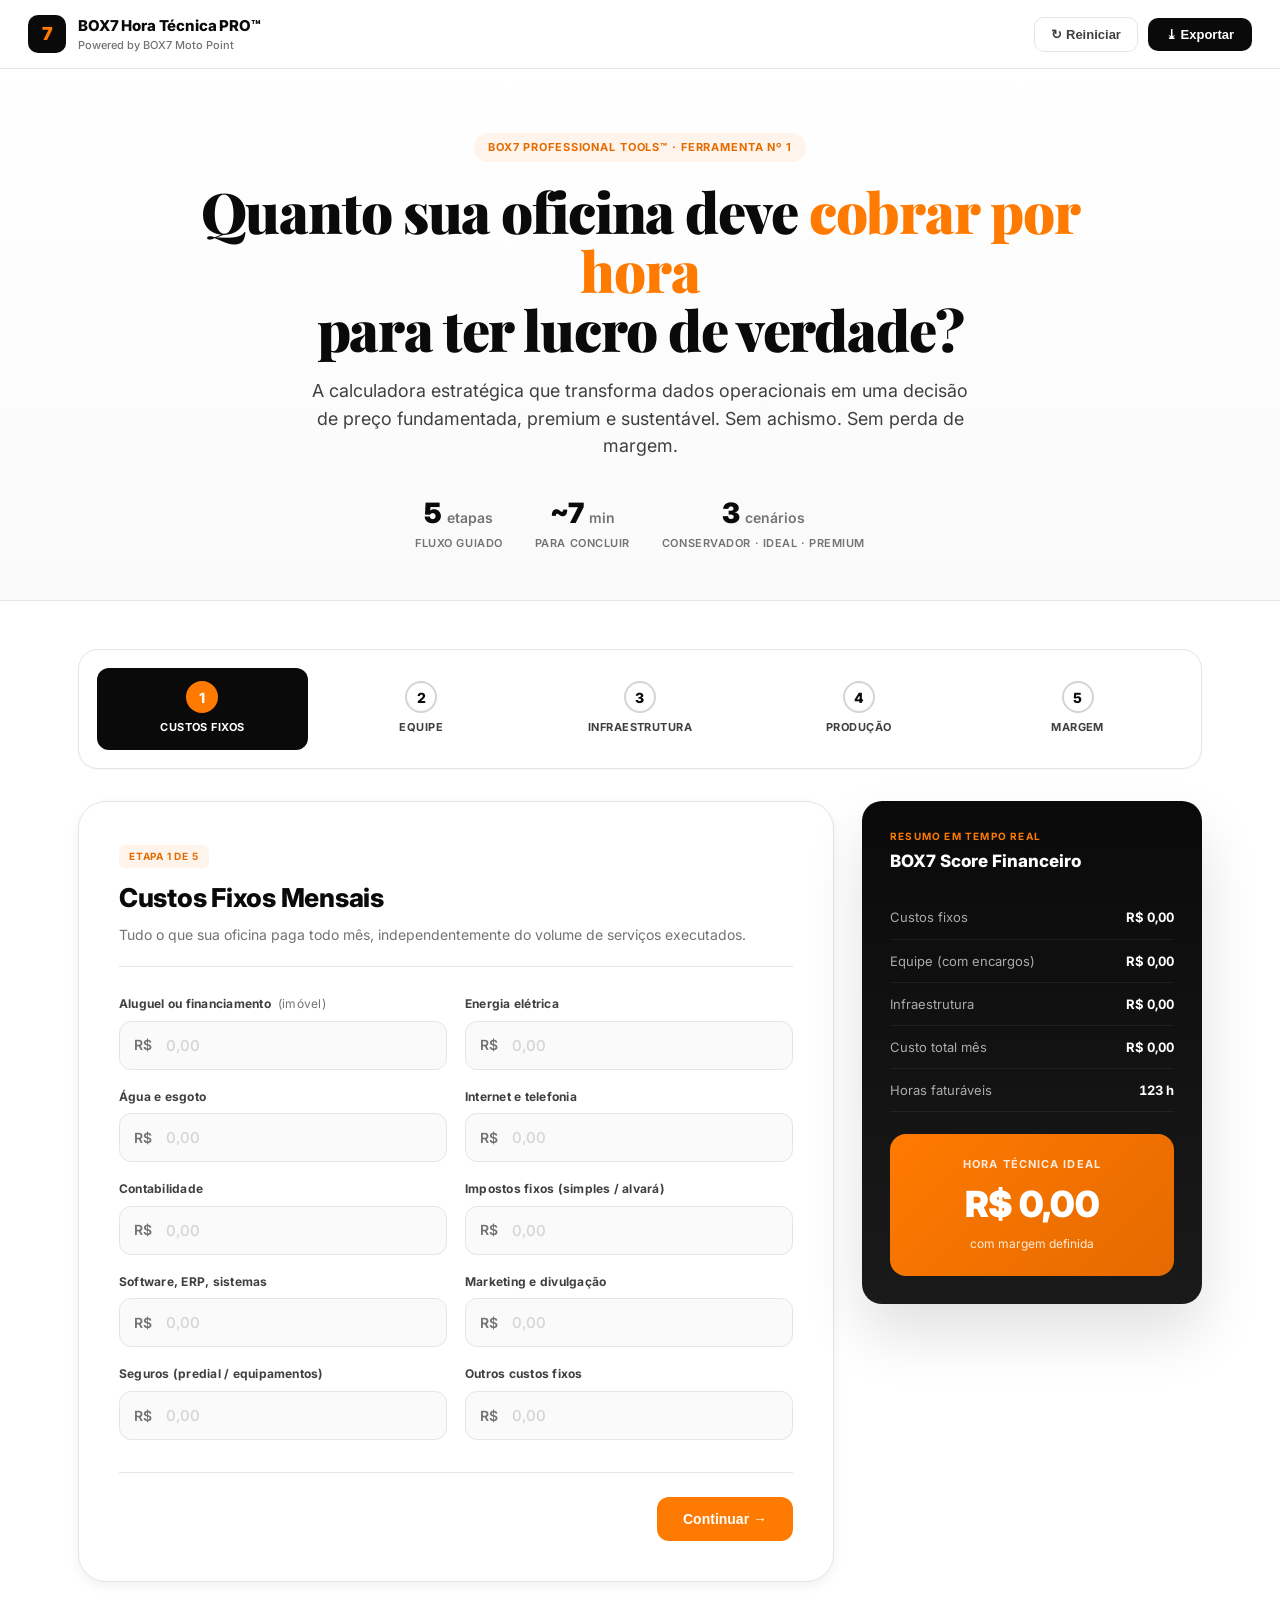
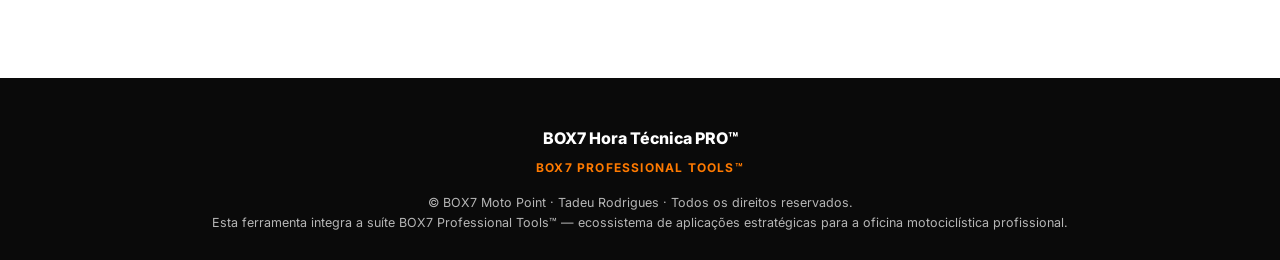
<file: hora-tecnica.html>
<!DOCTYPE html>
<html lang="pt-BR">
<head>
<meta charset="UTF-8">
<meta name="viewport" content="width=device-width, initial-scale=1.0">
<title>BOX7 Hora Técnica PRO™ — Powered by BOX7 Moto Point</title>
<meta name="description" content="Descubra exatamente quanto sua oficina deve cobrar por hora para obter lucro sustentável.">
<link rel="icon" href="data:image/svg+xml,%3Csvg xmlns='http://www.w3.org/2000/svg' viewBox='0 0 100 100'%3E%3Crect width='100' height='100' rx='20' fill='%23111'/%3E%3Ctext x='50' y='62' font-family='Inter,sans-serif' font-size='40' font-weight='900' fill='%23FF7A00' text-anchor='middle'%3E7%3C/text%3E%3C/svg%3E">

<link rel="preconnect" href="https://fonts.googleapis.com">
<link rel="preconnect" href="https://fonts.gstatic.com" crossorigin>
<link href="https://fonts.googleapis.com/css2?family=Inter:wght@300;400;500;600;700;800;900&family=Playfair+Display:wght@700;900&display=swap" rel="stylesheet">

<style>
:root {
  --black: #0A0A0A;
  --black-soft: #1A1A1A;
  --orange: #FF7A00;
  --orange-dark: #E56A00;
  --orange-light: #FFA94D;
  --orange-bg: #FFF4EC;
  --grey-50: #FAFAFA;
  --grey-100: #F4F4F4;
  --grey-200: #E5E5E5;
  --grey-300: #D4D4D4;
  --grey-500: #737373;
  --grey-700: #404040;
  --grey-900: #1F1F1F;
  --white: #FFFFFF;
  --red: #DC2626;
  --yellow: #EAB308;
  --green: #16A34A;
  --shadow-sm: 0 1px 2px rgba(0,0,0,0.04);
  --shadow-md: 0 4px 12px rgba(0,0,0,0.06);
  --shadow-lg: 0 20px 40px rgba(0,0,0,0.08);
  --shadow-xl: 0 30px 60px rgba(0,0,0,0.12);
  --radius-sm: 8px;
  --radius-md: 12px;
  --radius-lg: 20px;
  --radius-xl: 28px;
}
* { box-sizing: border-box; margin: 0; padding: 0; }
html { scroll-behavior: smooth; }
body {
  font-family: 'Inter', -apple-system, BlinkMacSystemFont, sans-serif;
  background: var(--white);
  color: var(--black);
  -webkit-font-smoothing: antialiased;
  line-height: 1.55;
  min-height: 100vh;
}
.serif { font-family: 'Playfair Display', Georgia, serif; }

/* TOP BAR */
.topbar {
  position: sticky; top: 0; z-index: 100;
  background: rgba(255,255,255,0.92);
  backdrop-filter: saturate(180%) blur(20px);
  -webkit-backdrop-filter: saturate(180%) blur(20px);
  border-bottom: 1px solid var(--grey-200);
}
.topbar-inner {
  max-width: 1280px; margin: 0 auto;
  padding: 14px 28px;
  display: flex; align-items: center; justify-content: space-between;
}
.brand { display: flex; align-items: center; gap: 12px; }
.brand-logo {
  width: 38px; height: 38px; border-radius: 10px;
  background: var(--black); color: var(--orange);
  display: flex; align-items: center; justify-content: center;
  font-weight: 900; font-size: 18px;
}
.brand-text { font-weight: 800; font-size: 15px; letter-spacing: -0.01em; }
.brand-sub { font-size: 11px; color: var(--grey-500); font-weight: 500; }
.topbar-actions { display: flex; gap: 10px; align-items: center; }
.btn-ghost {
  background: transparent; border: 1px solid var(--grey-200);
  padding: 9px 16px; border-radius: 10px; font-size: 13px; font-weight: 600;
  color: var(--grey-700); cursor: pointer; transition: all 0.2s;
}
.btn-ghost:hover { background: var(--grey-50); border-color: var(--grey-300); }
.btn-primary {
  background: var(--black); color: var(--white);
  padding: 9px 18px; border-radius: 10px; font-size: 13px; font-weight: 600;
  cursor: pointer; border: none; transition: all 0.2s;
}
.btn-primary:hover { background: var(--orange); transform: translateY(-1px); }

/* HERO */
.hero {
  background: linear-gradient(180deg, var(--white) 0%, var(--grey-50) 100%);
  padding: 64px 28px 48px;
  text-align: center;
  border-bottom: 1px solid var(--grey-200);
}
.eyebrow {
  display: inline-block; padding: 6px 14px; border-radius: 999px;
  background: var(--orange-bg); color: var(--orange-dark);
  font-size: 11px; font-weight: 700; letter-spacing: 0.08em; text-transform: uppercase;
  margin-bottom: 20px;
}
.hero h1 {
  font-family: 'Playfair Display', serif;
  font-size: clamp(34px, 5vw, 56px);
  font-weight: 900; line-height: 1.05;
  letter-spacing: -0.02em; max-width: 880px; margin: 0 auto 18px;
  color: var(--black);
}
.hero h1 .accent { color: var(--orange); }
.hero p.sub {
  font-size: clamp(16px, 1.4vw, 19px); color: var(--grey-700);
  max-width: 680px; margin: 0 auto 32px; font-weight: 400;
}
.hero-stats {
  display: flex; gap: 32px; justify-content: center; flex-wrap: wrap;
  margin-top: 28px;
}
.hero-stat { text-align: center; }
.hero-stat-val { font-size: 28px; font-weight: 900; color: var(--black); }
.hero-stat-val .u { font-size: 14px; color: var(--grey-500); font-weight: 600; }
.hero-stat-lab { font-size: 11px; color: var(--grey-500); letter-spacing: 0.05em; text-transform: uppercase; font-weight: 600; }

/* CONTAINER */
.container { max-width: 1180px; margin: 0 auto; padding: 0 28px; }

/* STEPPER */
.stepper {
  background: var(--white);
  border: 1px solid var(--grey-200);
  border-radius: var(--radius-lg);
  padding: 18px; margin: 48px auto 28px;
  display: grid; grid-template-columns: repeat(5, 1fr); gap: 8px;
  box-shadow: var(--shadow-sm);
}
.step {
  display: flex; flex-direction: column; align-items: center;
  padding: 12px 8px; border-radius: 12px; cursor: pointer;
  transition: all 0.25s ease;
  border: 1px solid transparent;
}
.step:hover { background: var(--grey-50); }
.step.active { background: var(--black); color: var(--white); }
.step.complete .step-num { background: var(--green); color: var(--white); border-color: var(--green); }
.step-num {
  width: 32px; height: 32px; border-radius: 50%;
  background: var(--white); border: 2px solid var(--grey-300);
  display: flex; align-items: center; justify-content: center;
  font-weight: 800; font-size: 14px; margin-bottom: 6px;
  transition: all 0.2s;
}
.step.active .step-num { background: var(--orange); border-color: var(--orange); color: var(--white); }
.step-label { font-size: 11px; font-weight: 700; letter-spacing: 0.04em; text-transform: uppercase; }
.step.active .step-label { color: var(--white); }
.step:not(.active) .step-label { color: var(--grey-700); }

/* CARD STEP */
.step-card {
  background: var(--white); border: 1px solid var(--grey-200);
  border-radius: var(--radius-xl); padding: 40px;
  box-shadow: var(--shadow-md); margin-bottom: 32px;
  display: none;
}
.step-card.active { display: block; animation: fadeIn 0.35s ease; }
@keyframes fadeIn { from { opacity: 0; transform: translateY(8px); } to { opacity: 1; transform: translateY(0); } }

.card-head { margin-bottom: 28px; padding-bottom: 20px; border-bottom: 1px solid var(--grey-200); }
.card-tag { display: inline-block; padding: 4px 10px; border-radius: 6px; background: var(--orange-bg); color: var(--orange-dark); font-size: 10px; font-weight: 700; letter-spacing: 0.08em; text-transform: uppercase; margin-bottom: 10px; }
.card-title { font-size: 26px; font-weight: 800; letter-spacing: -0.01em; color: var(--black); margin-bottom: 6px; }
.card-desc { font-size: 14px; color: var(--grey-500); }

.field-grid { display: grid; grid-template-columns: repeat(2, 1fr); gap: 18px; }
.field-grid.full { grid-template-columns: 1fr; }
.field { display: flex; flex-direction: column; }
.field label {
  font-size: 12px; font-weight: 700; color: var(--grey-700);
  margin-bottom: 7px; letter-spacing: 0.02em;
}
.field label .hint { font-weight: 400; color: var(--grey-500); margin-left: 4px; }
.field-wrap {
  position: relative; display: flex; align-items: center;
  background: var(--grey-50); border: 1.5px solid var(--grey-200);
  border-radius: 12px; transition: all 0.2s;
}
.field-wrap:focus-within { border-color: var(--orange); background: var(--white); box-shadow: 0 0 0 4px rgba(255,122,0,0.08); }
.field-wrap .prefix, .field-wrap .suffix {
  padding: 0 14px; font-size: 14px; font-weight: 600; color: var(--grey-500);
}
.field input {
  flex: 1; border: none; background: transparent;
  padding: 14px 14px 14px 4px;
  font-size: 15px; font-weight: 600; color: var(--black);
  font-family: inherit; outline: none;
}
.field input::placeholder { color: var(--grey-300); font-weight: 500; }
.field-wrap .prefix + input { padding-left: 0; }

/* SUBSECTION */
.subhead { margin-top: 28px; margin-bottom: 14px; }
.subhead-title { font-size: 14px; font-weight: 800; letter-spacing: 0.06em; text-transform: uppercase; color: var(--grey-700); display: flex; align-items: center; gap: 8px; }
.subhead-title::before { content: ''; width: 18px; height: 2px; background: var(--orange); border-radius: 2px; }

/* NAV */
.step-nav { display: flex; justify-content: space-between; margin-top: 32px; padding-top: 24px; border-top: 1px solid var(--grey-200); }
.btn-next {
  background: var(--orange); color: var(--white);
  padding: 14px 26px; border-radius: 12px;
  font-size: 14px; font-weight: 700; border: none; cursor: pointer;
  display: flex; align-items: center; gap: 10px;
  transition: all 0.2s;
}
.btn-next:hover { background: var(--orange-dark); transform: translateY(-1px); box-shadow: var(--shadow-md); }
.btn-back {
  background: var(--white); color: var(--grey-700);
  padding: 14px 22px; border-radius: 12px;
  font-size: 14px; font-weight: 600; border: 1.5px solid var(--grey-200); cursor: pointer;
}
.btn-back:hover { background: var(--grey-50); }

/* SUMMARY (LATERAL) */
.layout {
  display: grid; grid-template-columns: 1fr 340px; gap: 28px;
  align-items: flex-start; margin-top: 32px;
}
.sticky-summary { position: sticky; top: 88px; }
.summary-card {
  background: linear-gradient(180deg, var(--black) 0%, var(--black-soft) 100%);
  color: var(--white); border-radius: var(--radius-lg);
  padding: 28px; box-shadow: var(--shadow-xl);
}
.summary-tag { font-size: 10px; font-weight: 700; letter-spacing: 0.12em; text-transform: uppercase; color: var(--orange); }
.summary-title { font-size: 17px; font-weight: 800; margin-top: 4px; margin-bottom: 22px; }
.summary-row {
  display: flex; justify-content: space-between; align-items: center;
  padding: 11px 0; border-bottom: 1px solid rgba(255,255,255,0.06);
  font-size: 13px;
}
.summary-row .l { color: rgba(255,255,255,0.65); }
.summary-row .v { font-weight: 700; color: var(--white); font-variant-numeric: tabular-nums; }
.summary-hero {
  margin-top: 22px; padding: 22px; border-radius: 16px;
  background: linear-gradient(135deg, var(--orange) 0%, var(--orange-dark) 100%);
  text-align: center;
}
.summary-hero-lab { font-size: 11px; font-weight: 700; letter-spacing: 0.1em; text-transform: uppercase; color: rgba(255,255,255,0.85); }
.summary-hero-val { font-size: 36px; font-weight: 900; margin-top: 4px; letter-spacing: -0.02em; }
.summary-hero-sub { font-size: 12px; opacity: 0.85; margin-top: 2px; }

/* RESULT (STEP 6) */
.result-hero {
  background: linear-gradient(135deg, var(--black) 0%, var(--black-soft) 100%);
  color: var(--white); border-radius: var(--radius-xl);
  padding: 56px 44px; text-align: center; margin-bottom: 28px;
  position: relative; overflow: hidden;
}
.result-hero::before {
  content: ''; position: absolute; top: -50%; right: -20%;
  width: 600px; height: 600px;
  background: radial-gradient(circle, rgba(255,122,0,0.15) 0%, transparent 60%);
}
.result-hero-lab { font-size: 11px; font-weight: 700; letter-spacing: 0.14em; text-transform: uppercase; color: var(--orange); position: relative; }
.result-hero-val {
  font-family: 'Playfair Display', serif;
  font-size: clamp(56px, 8vw, 92px); font-weight: 900;
  margin: 14px 0 8px; letter-spacing: -0.03em;
  background: linear-gradient(135deg, var(--white) 0%, var(--orange-light) 100%);
  -webkit-background-clip: text; -webkit-text-fill-color: transparent;
  background-clip: text;
  position: relative;
}
.result-hero-sub { font-size: 15px; color: rgba(255,255,255,0.75); position: relative; }

.kpi-grid {
  display: grid; grid-template-columns: repeat(4, 1fr); gap: 16px;
  margin-bottom: 32px;
}
.kpi {
  background: var(--white); border: 1px solid var(--grey-200);
  border-radius: var(--radius-md); padding: 22px;
}
.kpi-lab { font-size: 10px; font-weight: 700; letter-spacing: 0.1em; text-transform: uppercase; color: var(--grey-500); margin-bottom: 8px; }
.kpi-val { font-size: 24px; font-weight: 800; color: var(--black); letter-spacing: -0.01em; }
.kpi-val .u { font-size: 12px; color: var(--grey-500); font-weight: 600; }
.kpi-delta { font-size: 11px; color: var(--green); font-weight: 700; margin-top: 4px; }
.kpi-delta.warn { color: var(--yellow); }
.kpi-delta.bad { color: var(--red); }

.analysis-card {
  background: var(--white); border: 1px solid var(--grey-200);
  border-radius: var(--radius-lg); padding: 36px; margin-bottom: 28px;
}
.analysis-head { display: flex; align-items: center; gap: 14px; margin-bottom: 24px; }
.analysis-icon {
  width: 48px; height: 48px; border-radius: 12px;
  background: var(--orange-bg); display: flex; align-items: center; justify-content: center;
  font-size: 22px;
}
.analysis-title { font-size: 22px; font-weight: 800; }
.analysis-sub { font-size: 13px; color: var(--grey-500); }

.insight {
  display: grid; grid-template-columns: 50px 1fr; gap: 14px;
  padding: 18px 0; border-bottom: 1px solid var(--grey-100);
}
.insight:last-child { border-bottom: none; }
.insight-num {
  width: 36px; height: 36px; border-radius: 50%;
  background: var(--orange); color: var(--white);
  font-weight: 800; font-size: 15px;
  display: flex; align-items: center; justify-content: center;
}
.insight-body h4 { font-size: 15px; font-weight: 800; margin-bottom: 4px; color: var(--black); }
.insight-body p { font-size: 13.5px; color: var(--grey-700); line-height: 1.6; }

.scenarios-grid {
  display: grid; grid-template-columns: repeat(3, 1fr); gap: 16px;
}
.scenario {
  background: var(--white); border: 1px solid var(--grey-200);
  border-radius: var(--radius-lg); padding: 24px;
  position: relative;
}
.scenario.recommended { border: 2px solid var(--orange); box-shadow: var(--shadow-md); }
.scenario.recommended::before {
  content: 'RECOMENDADO'; position: absolute; top: -10px; left: 50%; transform: translateX(-50%);
  background: var(--orange); color: var(--white);
  padding: 4px 12px; border-radius: 999px;
  font-size: 9.5px; font-weight: 800; letter-spacing: 0.1em;
}
.scenario-lab { font-size: 11px; font-weight: 700; letter-spacing: 0.08em; text-transform: uppercase; color: var(--grey-500); }
.scenario-val { font-size: 32px; font-weight: 900; margin: 8px 0; letter-spacing: -0.02em; color: var(--black); }
.scenario-margin { font-size: 12px; color: var(--grey-700); font-weight: 600; }
.scenario-desc { font-size: 12.5px; color: var(--grey-500); margin-top: 10px; line-height: 1.5; }

.actions-row { display: flex; gap: 12px; margin-top: 28px; flex-wrap: wrap; justify-content: center; }
.btn-action {
  padding: 14px 22px; border-radius: 12px; font-size: 13px; font-weight: 700;
  cursor: pointer; border: none; display: inline-flex; align-items: center; gap: 8px;
  transition: all 0.2s;
}
.btn-action.dark { background: var(--black); color: var(--white); }
.btn-action.dark:hover { background: var(--orange); }
.btn-action.outline { background: var(--white); color: var(--black); border: 1.5px solid var(--grey-200); }
.btn-action.outline:hover { border-color: var(--black); }

/* FOOTER */
.footer {
  background: var(--black); color: rgba(255,255,255,0.7);
  padding: 48px 28px 28px; margin-top: 64px;
}
.footer-inner { max-width: 1180px; margin: 0 auto; text-align: center; }
.footer-brand { color: var(--white); font-weight: 800; font-size: 16px; margin-bottom: 8px; }
.footer-tag { font-size: 12px; color: var(--orange); letter-spacing: 0.1em; text-transform: uppercase; font-weight: 700; }
.footer-text { font-size: 12.5px; margin-top: 16px; }

/* RESPONSIVE */
@media (max-width: 980px) {
  .layout { grid-template-columns: 1fr; }
  .sticky-summary { position: static; }
  .field-grid { grid-template-columns: 1fr; }
  .kpi-grid { grid-template-columns: repeat(2, 1fr); }
  .scenarios-grid { grid-template-columns: 1fr; }
  .stepper { grid-template-columns: repeat(5, 1fr); gap: 4px; padding: 12px; }
  .step-label { font-size: 9px; }
  .step-card { padding: 24px; }
}
@media print {
  .topbar, .footer, .step-nav, .stepper, .actions-row { display: none !important; }
  .step-card { box-shadow: none; border: none; display: block !important; page-break-after: always; }
}
</style>
</head>
<body>

<!-- TOP BAR -->
<div class="topbar">
  <div class="topbar-inner">
    <div class="brand">
      <div class="brand-logo">7</div>
      <div>
        <div class="brand-text">BOX7 Hora Técnica PRO™</div>
        <div class="brand-sub">Powered by BOX7 Moto Point</div>
      </div>
    </div>
    <div class="topbar-actions">
      <button class="btn-ghost" onclick="resetAll()">↻ Reiniciar</button>
      <button class="btn-primary" onclick="window.print()">⤓ Exportar</button>
    </div>
  </div>
</div>

<!-- HERO -->
<section class="hero">
  <span class="eyebrow">BOX7 Professional Tools™ · Ferramenta Nº 1</span>
  <h1>Quanto sua oficina deve <span class="accent">cobrar por hora</span><br>para ter lucro de verdade?</h1>
  <p class="sub">A calculadora estratégica que transforma dados operacionais em uma decisão de preço fundamentada, premium e sustentável. Sem achismo. Sem perda de margem.</p>
  <div class="hero-stats">
    <div class="hero-stat">
      <div class="hero-stat-val">5 <span class="u">etapas</span></div>
      <div class="hero-stat-lab">Fluxo guiado</div>
    </div>
    <div class="hero-stat">
      <div class="hero-stat-val">~7 <span class="u">min</span></div>
      <div class="hero-stat-lab">Para concluir</div>
    </div>
    <div class="hero-stat">
      <div class="hero-stat-val">3 <span class="u">cenários</span></div>
      <div class="hero-stat-lab">Conservador · Ideal · Premium</div>
    </div>
  </div>
</section>

<div class="container">
  <!-- STEPPER -->
  <div class="stepper" id="stepper">
    <div class="step active" data-step="1"><div class="step-num">1</div><div class="step-label">Custos Fixos</div></div>
    <div class="step" data-step="2"><div class="step-num">2</div><div class="step-label">Equipe</div></div>
    <div class="step" data-step="3"><div class="step-num">3</div><div class="step-label">Infraestrutura</div></div>
    <div class="step" data-step="4"><div class="step-num">4</div><div class="step-label">Produção</div></div>
    <div class="step" data-step="5"><div class="step-num">5</div><div class="step-label">Margem</div></div>
  </div>

  <div class="layout">
    <!-- MAIN -->
    <div>

      <!-- STEP 1: CUSTOS FIXOS -->
      <div class="step-card active" data-card="1">
        <div class="card-head">
          <span class="card-tag">Etapa 1 de 5</span>
          <div class="card-title">Custos Fixos Mensais</div>
          <div class="card-desc">Tudo o que sua oficina paga todo mês, independentemente do volume de serviços executados.</div>
        </div>
        <div class="field-grid">
          <div class="field">
            <label>Aluguel ou financiamento <span class="hint">(imóvel)</span></label>
            <div class="field-wrap"><span class="prefix">R$</span><input type="number" id="f_aluguel" placeholder="0,00" oninput="recalc()"></div>
          </div>
          <div class="field">
            <label>Energia elétrica</label>
            <div class="field-wrap"><span class="prefix">R$</span><input type="number" id="f_energia" placeholder="0,00" oninput="recalc()"></div>
          </div>
          <div class="field">
            <label>Água e esgoto</label>
            <div class="field-wrap"><span class="prefix">R$</span><input type="number" id="f_agua" placeholder="0,00" oninput="recalc()"></div>
          </div>
          <div class="field">
            <label>Internet e telefonia</label>
            <div class="field-wrap"><span class="prefix">R$</span><input type="number" id="f_internet" placeholder="0,00" oninput="recalc()"></div>
          </div>
          <div class="field">
            <label>Contabilidade</label>
            <div class="field-wrap"><span class="prefix">R$</span><input type="number" id="f_contab" placeholder="0,00" oninput="recalc()"></div>
          </div>
          <div class="field">
            <label>Impostos fixos (simples / alvará)</label>
            <div class="field-wrap"><span class="prefix">R$</span><input type="number" id="f_impostos" placeholder="0,00" oninput="recalc()"></div>
          </div>
          <div class="field">
            <label>Software, ERP, sistemas</label>
            <div class="field-wrap"><span class="prefix">R$</span><input type="number" id="f_software" placeholder="0,00" oninput="recalc()"></div>
          </div>
          <div class="field">
            <label>Marketing e divulgação</label>
            <div class="field-wrap"><span class="prefix">R$</span><input type="number" id="f_mkt" placeholder="0,00" oninput="recalc()"></div>
          </div>
          <div class="field">
            <label>Seguros (predial / equipamentos)</label>
            <div class="field-wrap"><span class="prefix">R$</span><input type="number" id="f_seguros" placeholder="0,00" oninput="recalc()"></div>
          </div>
          <div class="field">
            <label>Outros custos fixos</label>
            <div class="field-wrap"><span class="prefix">R$</span><input type="number" id="f_outros" placeholder="0,00" oninput="recalc()"></div>
          </div>
        </div>
        <div class="step-nav">
          <span></span>
          <button class="btn-next" onclick="go(2)">Continuar →</button>
        </div>
      </div>

      <!-- STEP 2: EQUIPE -->
      <div class="step-card" data-card="2">
        <div class="card-head">
          <span class="card-tag">Etapa 2 de 5</span>
          <div class="card-title">Custo Total da Equipe Técnica</div>
          <div class="card-desc">Inclua todos os mecânicos, auxiliares e o seu próprio pró-labore (se aplicável).</div>
        </div>
        <div class="field-grid">
          <div class="field">
            <label>Nº de mecânicos / técnicos</label>
            <div class="field-wrap"><input type="number" id="e_qtd" placeholder="0" oninput="recalc()"><span class="suffix">pessoas</span></div>
          </div>
          <div class="field">
            <label>Salário médio mensal (por técnico)</label>
            <div class="field-wrap"><span class="prefix">R$</span><input type="number" id="e_salario" placeholder="0,00" oninput="recalc()"></div>
          </div>
          <div class="field">
            <label>Encargos sobre salário <span class="hint">(% — INSS, FGTS, férias, 13º)</span></label>
            <div class="field-wrap"><input type="number" id="e_encargos" placeholder="70" value="70" oninput="recalc()"><span class="suffix">%</span></div>
          </div>
          <div class="field">
            <label>Benefícios totais <span class="hint">(VT, VR, plano de saúde)</span></label>
            <div class="field-wrap"><span class="prefix">R$</span><input type="number" id="e_beneficios" placeholder="0,00" oninput="recalc()"></div>
          </div>
          <div class="field">
            <label>Pró-labore do gestor</label>
            <div class="field-wrap"><span class="prefix">R$</span><input type="number" id="e_prolabore" placeholder="0,00" oninput="recalc()"></div>
          </div>
          <div class="field">
            <label>Treinamento e capacitação <span class="hint">(mensal)</span></label>
            <div class="field-wrap"><span class="prefix">R$</span><input type="number" id="e_treino" placeholder="0,00" oninput="recalc()"></div>
          </div>
        </div>
        <div class="step-nav">
          <button class="btn-back" onclick="go(1)">← Voltar</button>
          <button class="btn-next" onclick="go(3)">Continuar →</button>
        </div>
      </div>

      <!-- STEP 3: INFRAESTRUTURA -->
      <div class="step-card" data-card="3">
        <div class="card-head">
          <span class="card-tag">Etapa 3 de 5</span>
          <div class="card-title">Infraestrutura & Depreciação</div>
          <div class="card-desc">Investimento em equipamentos, ferramentas, manutenção e o impacto da depreciação no custo da hora.</div>
        </div>
        <div class="field-grid">
          <div class="field">
            <label>Investimento total em equipamentos</label>
            <div class="field-wrap"><span class="prefix">R$</span><input type="number" id="i_invest" placeholder="0,00" oninput="recalc()"></div>
          </div>
          <div class="field">
            <label>Vida útil média (anos)</label>
            <div class="field-wrap"><input type="number" id="i_vida" placeholder="5" value="5" oninput="recalc()"><span class="suffix">anos</span></div>
          </div>
          <div class="field">
            <label>Manutenção mensal de equipamentos</label>
            <div class="field-wrap"><span class="prefix">R$</span><input type="number" id="i_manut" placeholder="0,00" oninput="recalc()"></div>
          </div>
          <div class="field">
            <label>Ferramentas e consumíveis</label>
            <div class="field-wrap"><span class="prefix">R$</span><input type="number" id="i_ferr" placeholder="0,00" oninput="recalc()"></div>
          </div>
          <div class="field">
            <label>Limpeza, EPI, uniformes</label>
            <div class="field-wrap"><span class="prefix">R$</span><input type="number" id="i_limp" placeholder="0,00" oninput="recalc()"></div>
          </div>
          <div class="field">
            <label>Descarte de resíduos / óleo</label>
            <div class="field-wrap"><span class="prefix">R$</span><input type="number" id="i_descarte" placeholder="0,00" oninput="recalc()"></div>
          </div>
        </div>
        <div class="step-nav">
          <button class="btn-back" onclick="go(2)">← Voltar</button>
          <button class="btn-next" onclick="go(4)">Continuar →</button>
        </div>
      </div>

      <!-- STEP 4: PRODUÇÃO -->
      <div class="step-card" data-card="4">
        <div class="card-head">
          <span class="card-tag">Etapa 4 de 5</span>
          <div class="card-title">Capacidade Produtiva</div>
          <div class="card-desc">Quantas horas tecnicamente produtivas (faturáveis) sua oficina gera por mês.</div>
        </div>
        <div class="field-grid">
          <div class="field">
            <label>Dias úteis trabalhados <span class="hint">(por mês)</span></label>
            <div class="field-wrap"><input type="number" id="p_dias" placeholder="22" value="22" oninput="recalc()"><span class="suffix">dias</span></div>
          </div>
          <div class="field">
            <label>Horas trabalhadas <span class="hint">(por dia, por técnico)</span></label>
            <div class="field-wrap"><input type="number" id="p_horas" placeholder="8" value="8" oninput="recalc()"><span class="suffix">h</span></div>
          </div>
          <div class="field">
            <label>Eficiência produtiva real <span class="hint">(% efetivamente faturável)</span></label>
            <div class="field-wrap"><input type="number" id="p_efic" placeholder="70" value="70" oninput="recalc()"><span class="suffix">%</span></div>
          </div>
          <div class="field">
            <label>Faturamento esperado <span class="hint">(opcional — para checagem)</span></label>
            <div class="field-wrap"><span class="prefix">R$</span><input type="number" id="p_fatur" placeholder="0,00" oninput="recalc()"></div>
          </div>
        </div>
        <div class="step-nav">
          <button class="btn-back" onclick="go(3)">← Voltar</button>
          <button class="btn-next" onclick="go(5)">Continuar →</button>
        </div>
      </div>

      <!-- STEP 5: MARGEM -->
      <div class="step-card" data-card="5">
        <div class="card-head">
          <span class="card-tag">Etapa 5 de 5</span>
          <div class="card-title">Margem & Posicionamento</div>
          <div class="card-desc">Defina o lucro líquido que você deseja extrair de cada hora técnica vendida.</div>
        </div>
        <div class="field-grid">
          <div class="field">
            <label>Margem de lucro desejada</label>
            <div class="field-wrap"><input type="number" id="m_margem" placeholder="30" value="30" oninput="recalc()"><span class="suffix">%</span></div>
          </div>
          <div class="field">
            <label>Carga tributária sobre venda <span class="hint">(Simples / ISS)</span></label>
            <div class="field-wrap"><input type="number" id="m_impostos" placeholder="10" value="10" oninput="recalc()"><span class="suffix">%</span></div>
          </div>
          <div class="field">
            <label>Comissão sobre serviços <span class="hint">(% pago ao técnico)</span></label>
            <div class="field-wrap"><input type="number" id="m_comissao" placeholder="0" value="0" oninput="recalc()"><span class="suffix">%</span></div>
          </div>
          <div class="field">
            <label>Reserva técnica <span class="hint">(% para imprevistos)</span></label>
            <div class="field-wrap"><input type="number" id="m_reserva" placeholder="5" value="5" oninput="recalc()"><span class="suffix">%</span></div>
          </div>
        </div>
        <div class="step-nav">
          <button class="btn-back" onclick="go(4)">← Voltar</button>
          <button class="btn-next" onclick="showResult()">Calcular Resultado →</button>
        </div>
      </div>

      <!-- STEP 6: RESULTADO -->
      <div class="step-card" data-card="6">
        <div class="result-hero">
          <div class="result-hero-lab">Sua hora técnica ideal</div>
          <div class="result-hero-val" id="r_hora_ideal">R$ 0,00</div>
          <div class="result-hero-sub">com a margem de lucro líquida que você definiu</div>
        </div>

        <div class="kpi-grid">
          <div class="kpi">
            <div class="kpi-lab">Custo total mensal</div>
            <div class="kpi-val" id="r_custo_total">R$ 0</div>
            <div class="kpi-delta" id="r_custo_delta">Fixos + Equipe + Infra</div>
          </div>
          <div class="kpi">
            <div class="kpi-lab">Horas faturáveis / mês</div>
            <div class="kpi-val" id="r_horas">0 <span class="u">h</span></div>
            <div class="kpi-delta" id="r_horas_delta">Capacidade líquida</div>
          </div>
          <div class="kpi">
            <div class="kpi-lab">Custo da hora técnica</div>
            <div class="kpi-val" id="r_custo_hora">R$ 0</div>
            <div class="kpi-delta">Ponto de equilíbrio</div>
          </div>
          <div class="kpi">
            <div class="kpi-lab">Lucro líquido / hora</div>
            <div class="kpi-val" id="r_lucro">R$ 0</div>
            <div class="kpi-delta">Após margem aplicada</div>
          </div>
        </div>

        <div class="analysis-card">
          <div class="analysis-head">
            <div class="analysis-icon">⚡</div>
            <div>
              <div class="analysis-title">Análise Inteligente BOX7™</div>
              <div class="analysis-sub">Diagnóstico estratégico baseado nos seus números</div>
            </div>
          </div>
          <div id="insights"></div>
        </div>

        <h3 style="font-size:18px;font-weight:800;margin:8px 0 16px;letter-spacing:-0.01em;">Cenários estratégicos de precificação</h3>
        <div class="scenarios-grid">
          <div class="scenario">
            <div class="scenario-lab">Conservador</div>
            <div class="scenario-val" id="s_cons">R$ 0</div>
            <div class="scenario-margin">Margem ~15% líquida</div>
            <div class="scenario-desc">Mercado regional comum. Volume alto, percepção média de valor.</div>
          </div>
          <div class="scenario recommended">
            <div class="scenario-lab">Ideal BOX7™</div>
            <div class="scenario-val" id="s_ideal">R$ 0</div>
            <div class="scenario-margin">Margem desejada definida</div>
            <div class="scenario-desc">Equilíbrio entre rentabilidade e competitividade. O preço justo para uma oficina profissional.</div>
          </div>
          <div class="scenario">
            <div class="scenario-lab">Premium</div>
            <div class="scenario-val" id="s_prem">R$ 0</div>
            <div class="scenario-margin">Margem +50% sobre ideal</div>
            <div class="scenario-desc">Especialização técnica, recepção premium, autoridade da marca. Cliente paga pela experiência.</div>
          </div>
        </div>

        <div class="actions-row">
          <button class="btn-action dark" onclick="window.print()">⤓ Exportar PDF</button>
          <button class="btn-action outline" onclick="go(1)">↻ Refazer simulação</button>
          <button class="btn-action outline" onclick="copyShare()">⎘ Copiar resumo</button>
        </div>
      </div>

    </div>

    <!-- LATERAL -->
    <aside class="sticky-summary">
      <div class="summary-card">
        <div class="summary-tag">Resumo em tempo real</div>
        <div class="summary-title">BOX7 Score Financeiro</div>
        <div class="summary-row"><span class="l">Custos fixos</span><span class="v" id="sum_fixos">R$ 0</span></div>
        <div class="summary-row"><span class="l">Equipe (com encargos)</span><span class="v" id="sum_equipe">R$ 0</span></div>
        <div class="summary-row"><span class="l">Infraestrutura</span><span class="v" id="sum_infra">R$ 0</span></div>
        <div class="summary-row"><span class="l">Custo total mês</span><span class="v" id="sum_total">R$ 0</span></div>
        <div class="summary-row"><span class="l">Horas faturáveis</span><span class="v" id="sum_horas">0 h</span></div>
        <div class="summary-hero">
          <div class="summary-hero-lab">Hora técnica ideal</div>
          <div class="summary-hero-val" id="sum_hora">R$ 0</div>
          <div class="summary-hero-sub">com margem definida</div>
        </div>
      </div>
    </aside>
  </div>
</div>

<!-- FOOTER -->
<footer class="footer">
  <div class="footer-inner">
    <div class="footer-brand">BOX7 Hora Técnica PRO™</div>
    <div class="footer-tag">BOX7 Professional Tools™</div>
    <div class="footer-text">
      © BOX7 Moto Point · Tadeu Rodrigues · Todos os direitos reservados.<br>
      Esta ferramenta integra a suíte BOX7 Professional Tools™ — ecossistema de aplicações estratégicas para a oficina motociclística profissional.
    </div>
  </div>
</footer>

<script>
function n(id){ return parseFloat(document.getElementById(id).value) || 0; }
function fmt(v){ return v.toLocaleString('pt-BR', {style:'currency', currency:'BRL', minimumFractionDigits:2}); }
function fmtN(v){ return v.toLocaleString('pt-BR', {maximumFractionDigits:0}); }

function calc(){
  // FIXOS
  const fixos = n('f_aluguel')+n('f_energia')+n('f_agua')+n('f_internet')+n('f_contab')+n('f_impostos')+n('f_software')+n('f_mkt')+n('f_seguros')+n('f_outros');
  // EQUIPE
  const qtd = n('e_qtd');
  const salario = n('e_salario');
  const encargos = n('e_encargos')/100;
  const custoTec = qtd * (salario * (1+encargos)) + n('e_beneficios') + n('e_treino');
  const equipe = custoTec + n('e_prolabore');
  // INFRA
  const depreciacao = n('i_invest') / (Math.max(1,n('i_vida'))*12);
  const infra = depreciacao + n('i_manut') + n('i_ferr') + n('i_limp') + n('i_descarte');
  const total = fixos + equipe + infra;
  // PRODUÇÃO
  const horasBrutas = n('p_dias') * n('p_horas') * Math.max(1, qtd);
  const efic = n('p_efic')/100;
  const horas = horasBrutas * efic;
  // MARGEM
  const margem = n('m_margem')/100;
  const imp = n('m_impostos')/100;
  const com = n('m_comissao')/100;
  const reserva = n('m_reserva')/100;

  const custoHora = horas > 0 ? total/horas : 0;
  // Preço ideal: custoHora / (1 - margem - imp - com - reserva)
  const divisor = Math.max(0.01, 1 - margem - imp - com - reserva);
  const horaIdeal = custoHora / divisor;
  const lucroHora = horaIdeal - custoHora - (horaIdeal*(imp+com+reserva));

  // CENÁRIOS
  const cons = custoHora / Math.max(0.01, 1 - 0.15 - imp - com - reserva);
  const prem = custoHora / Math.max(0.01, 1 - (margem*1.5) - imp - com - reserva);

  return {fixos, equipe, infra, total, horas, custoHora, horaIdeal, lucroHora, cons, prem, margem, qtd, salario};
}

function recalc(){
  const d = calc();
  document.getElementById('sum_fixos').textContent = fmt(d.fixos);
  document.getElementById('sum_equipe').textContent = fmt(d.equipe);
  document.getElementById('sum_infra').textContent = fmt(d.infra);
  document.getElementById('sum_total').textContent = fmt(d.total);
  document.getElementById('sum_horas').textContent = fmtN(d.horas) + ' h';
  document.getElementById('sum_hora').textContent = fmt(d.horaIdeal);

  document.getElementById('r_hora_ideal').textContent = fmt(d.horaIdeal);
  document.getElementById('r_custo_total').textContent = fmt(d.total);
  document.getElementById('r_horas').innerHTML = fmtN(d.horas) + ' <span class="u">h</span>';
  document.getElementById('r_custo_hora').textContent = fmt(d.custoHora);
  document.getElementById('r_lucro').textContent = fmt(d.lucroHora);
  document.getElementById('s_cons').textContent = fmt(d.cons);
  document.getElementById('s_ideal').textContent = fmt(d.horaIdeal);
  document.getElementById('s_prem').textContent = fmt(d.prem);

  buildInsights(d);
}

function buildInsights(d){
  const ins = [];
  // 1. Análise de equilíbrio
  if (d.custoHora === 0){
    ins.push({n:1, t:'Aguardando dados', d:'Preencha os campos das etapas anteriores para ativar a análise inteligente. Quanto mais preciso o seu input, mais estratégica a recomendação.'});
  } else {
    const pctEquipe = d.total > 0 ? (d.equipe/d.total*100).toFixed(0) : 0;
    const pctFixos = d.total > 0 ? (d.fixos/d.total*100).toFixed(0) : 0;
    ins.push({n:1, t:'Composição do custo total', d:`Sua equipe representa ${pctEquipe}% do custo mensal, enquanto os fixos consomem ${pctFixos}%. ${pctEquipe>60?'Atenção: equipe acima de 60% indica baixa produtividade ou estrutura enxuta sob pressão.':'Composição saudável.'}`});

    // 2. Diagnóstico do preço
    let diag = '';
    if (d.horaIdeal < 100) diag = 'Seu preço-alvo está abaixo da média de mercado para oficinas profissionais. Reavalie eficiência produtiva e margem.';
    else if (d.horaIdeal < 180) diag = 'Você está na faixa de oficinas profissionais convencionais. Há espaço para subir o ticket via posicionamento.';
    else if (d.horaIdeal < 280) diag = 'Faixa premium — compatível com oficinas especializadas e bem posicionadas.';
    else diag = 'Faixa de autoridade — cliente paga pela experiência. Garanta consistência de entrega e atendimento.';
    ins.push({n:2, t:'Posicionamento de mercado', d:diag});

    // 3. Eficiência
    const efic = n('p_efic');
    if (efic < 60) ins.push({n:3, t:'Eficiência produtiva crítica', d:`Apenas ${efic}% das horas pagas geram receita. Cada ponto percentual recuperado pode reduzir sua hora técnica em 1-2%. Foque em fluxo de bancada e tempos padrão.`});
    else if (efic < 75) ins.push({n:3, t:'Eficiência abaixo do ideal BOX7™', d:`${efic}% de eficiência é o piso aceitável. O padrão BOX7™ recomenda atingir 80-85% via Método BOX7 de organização produtiva.`});
    else ins.push({n:3, t:'Eficiência produtiva saudável', d:`${efic}% de eficiência é excelente. Você está extraindo bem da sua capacidade instalada.`});

    // 4. Recomendação estratégica
    ins.push({n:4, t:'Recomendação estratégica BOX7™', d:`Adote o cenário "Ideal BOX7™" (${fmt(d.horaIdeal)}/h) como hora oficial. Apresente o cenário Premium (${fmt(d.prem)}/h) em serviços especializados (suspensão, motor, diagnóstico avançado). Use o conservador apenas para serviços de alto giro e baixa complexidade.`});
  }
  document.getElementById('insights').innerHTML = ins.map(i =>
    `<div class="insight"><div class="insight-num">${i.n}</div><div class="insight-body"><h4>${i.t}</h4><p>${i.d}</p></div></div>`
  ).join('');
}

function go(step){
  document.querySelectorAll('.step-card').forEach(c => c.classList.remove('active'));
  document.querySelector(`[data-card="${step}"]`).classList.add('active');
  document.querySelectorAll('#stepper .step').forEach((s,i) => {
    s.classList.remove('active');
    if (i+1 < step) s.classList.add('complete');
    else s.classList.remove('complete');
    if (i+1 === step) s.classList.add('active');
  });
  window.scrollTo({top: 0, behavior: 'smooth'});
  recalc();
}
function showResult(){
  document.querySelectorAll('.step-card').forEach(c => c.classList.remove('active'));
  document.querySelector(`[data-card="6"]`).classList.add('active');
  document.querySelectorAll('#stepper .step').forEach(s => s.classList.add('complete'));
  window.scrollTo({top: 0, behavior: 'smooth'});
  recalc();
}
function resetAll(){
  if (!confirm('Limpar todos os campos e reiniciar a simulação?')) return;
  document.querySelectorAll('input').forEach(i => { i.value = ''; });
  document.getElementById('e_encargos').value = 70;
  document.getElementById('i_vida').value = 5;
  document.getElementById('p_dias').value = 22;
  document.getElementById('p_horas').value = 8;
  document.getElementById('p_efic').value = 70;
  document.getElementById('m_margem').value = 30;
  document.getElementById('m_impostos').value = 10;
  document.getElementById('m_comissao').value = 0;
  document.getElementById('m_reserva').value = 5;
  go(1);
}
function copyShare(){
  const d = calc();
  const txt = `BOX7 Hora Técnica PRO™ — Resultado\n\nHora técnica ideal: ${fmt(d.horaIdeal)}\nCusto da hora: ${fmt(d.custoHora)}\nLucro/hora: ${fmt(d.lucroHora)}\nHoras faturáveis/mês: ${fmtN(d.horas)} h\nCusto total/mês: ${fmt(d.total)}\n\nCenários: Conservador ${fmt(d.cons)} · Ideal ${fmt(d.horaIdeal)} · Premium ${fmt(d.prem)}\n\nCalculado em BOX7 Hora Técnica PRO™ · Powered by BOX7 Moto Point`;
  navigator.clipboard.writeText(txt).then(() => alert('Resumo copiado para a área de transferência!'));
}
recalc();
</script>
<script defer src="https://static.cloudflareinsights.com/beacon.min.js/v4513226cdae34746b4dedf0b4dfa099e1781791509496" integrity="sha512-ZE9pZaUXND66v380QUtch/5sE9tPFh2zg45pR2PB0CVkCtOREv2AJKkSidISWkysEuQ0EH8faUU5du78bx87UQ==" data-cf-beacon='{"version":"2024.11.0","token":"4edd5f8ec12a48cfa682ab8261b80a79","server_timing":{"name":{"cfCacheStatus":true,"cfEdge":true,"cfExtPri":true,"cfL4":true,"cfOrigin":true,"cfSpeedBrain":true},"location_startswith":null}}' crossorigin="anonymous"></script>
<script defer src="https://static.cloudflareinsights.com/beacon.min.js/v4513226cdae34746b4dedf0b4dfa099e1781791509496" integrity="sha512-ZE9pZaUXND66v380QUtch/5sE9tPFh2zg45pR2PB0CVkCtOREv2AJKkSidISWkysEuQ0EH8faUU5du78bx87UQ==" data-cf-beacon='{"version":"2024.11.0","token":"4edd5f8ec12a48cfa682ab8261b80a79","server_timing":{"name":{"cfCacheStatus":true,"cfEdge":true,"cfExtPri":true,"cfL4":true,"cfOrigin":true,"cfSpeedBrain":true},"location_startswith":null}}' crossorigin="anonymous"></script>
</body>
</html>
</file>
